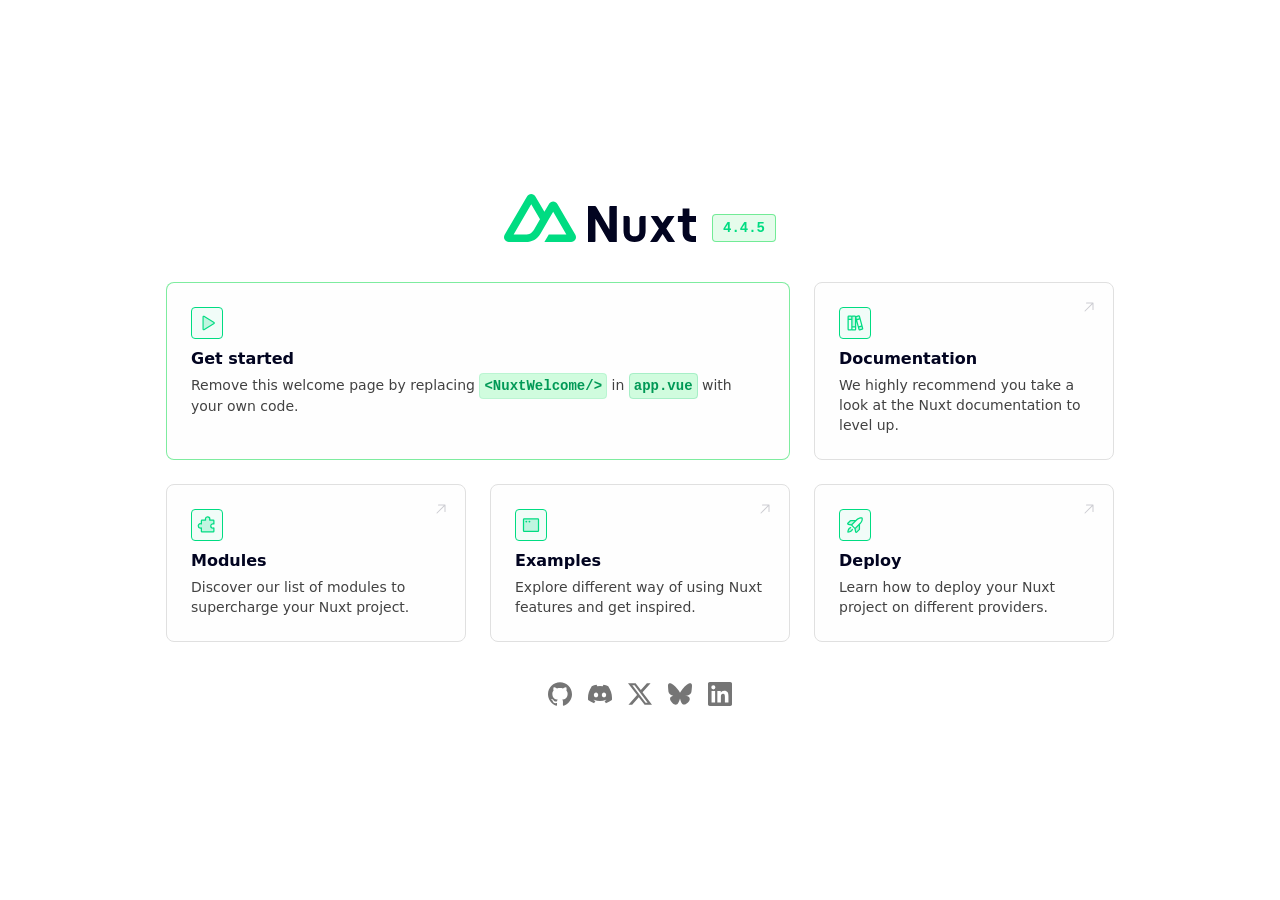
<file: index.html>
<!DOCTYPE html><html><head><meta charset="utf-8"><meta name="viewport" content="width=device-width, initial-scale=1"><title>Welcome to Nuxt!</title><script>!function(){const e=document.createElement("link").relList;if(!(e&&e.supports&&e.supports("modulepreload"))){for(const e of document.querySelectorAll('link[rel="modulepreload"]'))r(e);new MutationObserver(e=>{for(const o of e)if("childList"===o.type)for(const e of o.addedNodes)"LINK"===e.tagName&&"modulepreload"===e.rel&&r(e)}).observe(document,{childList:!0,subtree:!0})}function r(e){if(e.ep)return;e.ep=!0;const r=function(e){const r={};return e.integrity&&(r.integrity=e.integrity),e.referrerPolicy&&(r.referrerPolicy=e.referrerPolicy),"use-credentials"===e.crossOrigin?r.credentials="include":"anonymous"===e.crossOrigin?r.credentials="omit":r.credentials="same-origin",r}(e);fetch(e.href,r)}}();</script><style>*,:after,:before{border-color:var(--un-default-border-color,#e5e7eb);border-style:solid;border-width:0;box-sizing:border-box}:after,:before{--un-content:""}html{line-height:1.5;-webkit-text-size-adjust:100%;font-family:ui-sans-serif,system-ui,sans-serif,Apple Color Emoji,Segoe UI Emoji,Segoe UI Symbol,Noto Color Emoji;font-feature-settings:normal;font-variation-settings:normal;-moz-tab-size:4;tab-size:4;-webkit-tap-highlight-color:transparent}body{line-height:inherit;margin:0}h1,h2{font-size:inherit;font-weight:inherit}a{color:inherit;text-decoration:inherit}h1,h2,p,ul{margin:0}ul{list-style:none;padding:0}svg{display:block;vertical-align:middle}*,:after,:before{--un-rotate:0;--un-rotate-x:0;--un-rotate-y:0;--un-rotate-z:0;--un-scale-x:1;--un-scale-y:1;--un-scale-z:1;--un-skew-x:0;--un-skew-y:0;--un-translate-x:0;--un-translate-y:0;--un-translate-z:0;--un-pan-x: ;--un-pan-y: ;--un-pinch-zoom: ;--un-scroll-snap-strictness:proximity;--un-ordinal: ;--un-slashed-zero: ;--un-numeric-figure: ;--un-numeric-spacing: ;--un-numeric-fraction: ;--un-border-spacing-x:0;--un-border-spacing-y:0;--un-ring-offset-shadow:0 0 transparent;--un-ring-shadow:0 0 transparent;--un-shadow-inset: ;--un-shadow:0 0 transparent;--un-ring-inset: ;--un-ring-offset-width:0px;--un-ring-offset-color:#fff;--un-ring-width:0px;--un-ring-color:rgba(147,197,253,.5);--un-blur: ;--un-brightness: ;--un-contrast: ;--un-drop-shadow: ;--un-grayscale: ;--un-hue-rotate: ;--un-invert: ;--un-saturate: ;--un-sepia: ;--un-backdrop-blur: ;--un-backdrop-brightness: ;--un-backdrop-contrast: ;--un-backdrop-grayscale: ;--un-backdrop-hue-rotate: ;--un-backdrop-invert: ;--un-backdrop-opacity: ;--un-backdrop-saturate: ;--un-backdrop-sepia: }</style><style>.sr-only[data-v-72fbf4f6]{height:1px;margin:-1px;overflow:hidden;padding:0;width:1px;clip:rect(0,0,0,0);border-width:0;white-space:nowrap}.absolute[data-v-72fbf4f6],.sr-only[data-v-72fbf4f6]{position:absolute}.relative[data-v-72fbf4f6]{position:relative}.right-4[data-v-72fbf4f6]{right:1rem}.top-4[data-v-72fbf4f6]{top:1rem}.grid[data-v-72fbf4f6]{display:grid}.grid-cols-1[data-v-72fbf4f6]{grid-template-columns:repeat(1,minmax(0,1fr))}.mx-auto[data-v-72fbf4f6]{margin-left:auto;margin-right:auto}.mb-6[data-v-72fbf4f6]{margin-bottom:1.5rem}.mt-1[data-v-72fbf4f6]{margin-top:.25rem}.mt-4[data-v-72fbf4f6]{margin-top:1rem}.mt-6[data-v-72fbf4f6]{margin-top:1.5rem}.inline-block[data-v-72fbf4f6]{display:inline-block}.size-\[18px\][data-v-72fbf4f6]{height:18px;width:18px}.size-4[data-v-72fbf4f6]{height:1rem;width:1rem}.group:hover .group-hover\:size-5[data-v-72fbf4f6],.size-5[data-v-72fbf4f6]{height:1.25rem;width:1.25rem}.h-\[32px\][data-v-72fbf4f6]{height:32px}.h-8[data-v-72fbf4f6]{height:2rem}.max-w-\[980px\][data-v-72fbf4f6]{max-width:980px}.min-h-screen[data-v-72fbf4f6]{min-height:100vh}.w-\[32px\][data-v-72fbf4f6]{width:32px}.w-full[data-v-72fbf4f6]{width:100%}.flex[data-v-72fbf4f6]{display:flex}.inline-flex[data-v-72fbf4f6]{display:inline-flex}.flex-col[data-v-72fbf4f6]{flex-direction:column}.place-content-center[data-v-72fbf4f6]{place-content:center}.items-end[data-v-72fbf4f6]{align-items:flex-end}.items-center[data-v-72fbf4f6]{align-items:center}.justify-center[data-v-72fbf4f6]{justify-content:center}.gap-1[data-v-72fbf4f6]{gap:.25rem}.gap-4[data-v-72fbf4f6]{gap:1rem}.gap-y-4[data-v-72fbf4f6]{row-gap:1rem}.border[data-v-72fbf4f6]{border-width:1px}.border-\[\#00DC42\]\/50[data-v-72fbf4f6]{border-color:#00dc4280}.border-\[\#00DC82\][data-v-72fbf4f6]{--un-border-opacity:1;border-color:rgb(0 220 130/var(--un-border-opacity))}.border-gray-200[data-v-72fbf4f6]{--un-border-opacity:1;border-color:rgb(224 224 224/var(--un-border-opacity))}.border-green-600\/10[data-v-72fbf4f6]{border-color:#00bb6a1a}.border-green-600\/20[data-v-72fbf4f6]{border-color:#00bb6a33}.hover\:border-\[\#00DC82\][data-v-72fbf4f6]:hover{--un-border-opacity:1;border-color:rgb(0 220 130/var(--un-border-opacity))}.rounded[data-v-72fbf4f6]{border-radius:.25rem}.rounded-lg[data-v-72fbf4f6]{border-radius:.5rem}.bg-\[\#00DC42\]\/10[data-v-72fbf4f6]{background-color:#00dc421a}.bg-\[\#00DC82\]\/5[data-v-72fbf4f6]{background-color:#00dc820d}.bg-gray-50\/10[data-v-72fbf4f6]{background-color:#f5f5f51a}.bg-green-50[data-v-72fbf4f6]{--un-bg-opacity:1;background-color:rgb(208 252 222/var(--un-bg-opacity))}.bg-white[data-v-72fbf4f6]{--un-bg-opacity:1;background-color:rgb(255 255 255/var(--un-bg-opacity))}.p-1[data-v-72fbf4f6]{padding:.25rem}.p-6[data-v-72fbf4f6]{padding:1.5rem}.px-2[data-v-72fbf4f6]{padding-left:.5rem;padding-right:.5rem}.px-4[data-v-72fbf4f6]{padding-left:1rem;padding-right:1rem}.py-1[data-v-72fbf4f6]{padding-bottom:.25rem;padding-top:.25rem}.text-\[12px\][data-v-72fbf4f6]{font-size:12px}.text-base[data-v-72fbf4f6]{font-size:1rem;line-height:1.5rem}.text-sm[data-v-72fbf4f6]{font-size:.875rem;line-height:1.25rem}.group:hover .group-hover\:text-\[\#00DC82\][data-v-72fbf4f6],.text-\[\#00DC82\][data-v-72fbf4f6]{--un-text-opacity:1;color:rgb(0 220 130/var(--un-text-opacity))}.text-\[\#020420\][data-v-72fbf4f6]{--un-text-opacity:1;color:rgb(2 4 32/var(--un-text-opacity))}.text-\[\#020420\]\/20[data-v-72fbf4f6]{color:#02042033}.text-gray-500[data-v-72fbf4f6]{--un-text-opacity:1;color:rgb(117 117 117/var(--un-text-opacity))}.text-gray-700[data-v-72fbf4f6]{--un-text-opacity:1;color:rgb(66 66 66/var(--un-text-opacity))}.text-green-700[data-v-72fbf4f6]{--un-text-opacity:1;color:rgb(0 153 86/var(--un-text-opacity))}.hover\:text-\[\#020420\][data-v-72fbf4f6]:hover{--un-text-opacity:1;color:rgb(2 4 32/var(--un-text-opacity))}.font-bold[data-v-72fbf4f6]{font-weight:700}.font-semibold[data-v-72fbf4f6]{font-weight:600}.leading-none[data-v-72fbf4f6]{line-height:1}.font-mono[data-v-72fbf4f6]{font-family:ui-monospace,SFMono-Regular,Menlo,Monaco,Consolas,Liberation Mono,Courier New,monospace}.antialiased[data-v-72fbf4f6]{-webkit-font-smoothing:antialiased;-moz-osx-font-smoothing:grayscale}.focus-visible\:ring-2[data-v-72fbf4f6]:focus-visible{--un-ring-width:2px;--un-ring-offset-shadow:var(--un-ring-inset) 0 0 0 var(--un-ring-offset-width) var(--un-ring-offset-color);--un-ring-shadow:var(--un-ring-inset) 0 0 0 calc(var(--un-ring-width) + var(--un-ring-offset-width)) var(--un-ring-color);box-shadow:var(--un-ring-offset-shadow),var(--un-ring-shadow),var(--un-shadow)}.transition-all[data-v-72fbf4f6]{transition-duration:.15s;transition-property:all;transition-timing-function:cubic-bezier(.4,0,.2,1)}@media(prefers-color-scheme:dark){.dark\:border-\[\#00DC82\]\/50[data-v-72fbf4f6]{border-color:#00dc8280}.dark\:border-\[\#00DC82\]\/80[data-v-72fbf4f6],.group:hover .group-hover\:dark\:border-\[\#00DC82\]\/80[data-v-72fbf4f6]{border-color:#00dc82cc}.dark\:border-white\/10[data-v-72fbf4f6]{border-color:#ffffff1a}.dark\:border-white\/20[data-v-72fbf4f6]{border-color:#fff3}.hover\:dark\:border-\[\#00DC82\][data-v-72fbf4f6]:hover{--un-border-opacity:1;border-color:rgb(0 220 130/var(--un-border-opacity))}.dark\:bg-\[\#020420\][data-v-72fbf4f6]{--un-bg-opacity:1;background-color:rgb(2 4 32/var(--un-bg-opacity))}.dark\:bg-white\/5[data-v-72fbf4f6]{background-color:#ffffff0d}.dark\:text-\[\#00DC82\][data-v-72fbf4f6]{--un-text-opacity:1;color:rgb(0 220 130/var(--un-text-opacity))}.dark\:text-gray-200[data-v-72fbf4f6]{--un-text-opacity:1;color:rgb(224 224 224/var(--un-text-opacity))}.dark\:text-gray-400[data-v-72fbf4f6]{--un-text-opacity:1;color:rgb(158 158 158/var(--un-text-opacity))}.dark\:text-white[data-v-72fbf4f6]{--un-text-opacity:1;color:rgb(255 255 255/var(--un-text-opacity))}.dark\:text-white\/40[data-v-72fbf4f6]{color:#fff6}.dark\:hover\:text-white[data-v-72fbf4f6]:hover{--un-text-opacity:1;color:rgb(255 255 255/var(--un-text-opacity))}.group:hover .group-hover\:dark\:text-gray-100[data-v-72fbf4f6]{--un-text-opacity:1;color:rgb(238 238 238/var(--un-text-opacity))}}@media(min-width:640px){.sm\:col-span-2[data-v-72fbf4f6]{grid-column:span 2/span 2}.sm\:grid-cols-3[data-v-72fbf4f6]{grid-template-columns:repeat(3,minmax(0,1fr))}.sm\:mb-0[data-v-72fbf4f6]{margin-bottom:0}.sm\:mt-0[data-v-72fbf4f6]{margin-top:0}.sm\:mt-10[data-v-72fbf4f6]{margin-top:2.5rem}.sm\:mt-6[data-v-72fbf4f6]{margin-top:1.5rem}.sm\:h-12[data-v-72fbf4f6]{height:3rem}.sm\:gap-6[data-v-72fbf4f6]{gap:1.5rem}.sm\:px-2\.5[data-v-72fbf4f6]{padding-left:.625rem;padding-right:.625rem}.sm\:px-6[data-v-72fbf4f6]{padding-left:1.5rem;padding-right:1.5rem}.sm\:py-1\.5[data-v-72fbf4f6]{padding-bottom:.375rem;padding-top:.375rem}.sm\:text-\[14px\][data-v-72fbf4f6]{font-size:14px}.sm\:text-base[data-v-72fbf4f6]{font-size:1rem;line-height:1.5rem}}@media(min-width:1024px){.lg\:px-8[data-v-72fbf4f6]{padding-left:2rem;padding-right:2rem}}</style><link rel="preload" as="fetch" crossorigin="anonymous" href="/_payload.json?a9a8e8b8-7c8d-4bdf-bbf1-f741e900d360"><link rel="modulepreload" as="script" crossorigin href="/_nuxt/DqO3mvhO.js"><script type="module" src="/_nuxt/DqO3mvhO.js" crossorigin></script></head><body><div id="__nuxt"><div><div></div><div class="antialiased bg-white dark:bg-[#020420] dark:text-white flex flex-col items-center justify-center min-h-screen place-content-center sm:text-base text-[#020420] text-sm" data-v-72fbf4f6><div class="flex flex-col mt-6 sm:mt-0" data-v-72fbf4f6><h1 class="flex flex-col gap-y-4 items-center justify-center" data-v-72fbf4f6><a href="https://nuxt.com?utm_source=nuxt-welcome" target="_blank" class="gap-4 inline-flex items-end" data-v-72fbf4f6><svg xmlns="http://www.w3.org/2000/svg" fill="none" aria-label="Nuxt" class="h-8 sm:h-12" viewBox="0 0 800 200" data-v-72fbf4f6><path fill="#00dc82" d="M168.303 200h111.522c3.543 0 7.022-.924 10.09-2.679A20.1 20.1 0 0 0 297.3 190a19.86 19.86 0 0 0 2.7-10.001 19.86 19.86 0 0 0-2.709-9.998L222.396 41.429a20.1 20.1 0 0 0-7.384-7.32 20.3 20.3 0 0 0-10.088-2.679c-3.541 0-7.02.925-10.087 2.68a20.1 20.1 0 0 0-7.384 7.32l-19.15 32.896L130.86 9.998a20.1 20.1 0 0 0-7.387-7.32A20.3 20.3 0 0 0 113.384 0c-3.542 0-7.022.924-10.09 2.679a20.1 20.1 0 0 0-7.387 7.319L2.709 170A19.85 19.85 0 0 0 0 179.999c-.002 3.511.93 6.96 2.7 10.001a20.1 20.1 0 0 0 7.385 7.321A20.3 20.3 0 0 0 20.175 200h70.004c27.737 0 48.192-12.075 62.266-35.633l34.171-58.652 18.303-31.389 54.93 94.285h-73.233zm-79.265-31.421-48.854-.011 73.232-125.706 36.541 62.853-24.466 42.01c-9.347 15.285-19.965 20.854-36.453 20.854" data-v-72fbf4f6></path><path fill="currentColor" d="M377 200a4 4 0 0 0 4-4v-93s5.244 8.286 15 25l38.707 66.961c1.789 3.119 5.084 5.039 8.649 5.039H470V50h-27a4 4 0 0 0-4 4v94l-17-30-36.588-62.98c-1.792-3.108-5.081-5.02-8.639-5.02H350v150zm299.203-56.143L710.551 92h-25.73a9.97 9.97 0 0 0-8.333 4.522L660.757 120.5l-15.731-23.978A9.97 9.97 0 0 0 636.693 92h-25.527l34.348 51.643L608.524 200h24.966a9.97 9.97 0 0 0 8.29-4.458l19.18-28.756 18.981 28.72a9.97 9.97 0 0 0 8.313 4.494h24.736zM724.598 92h19.714V60.071h28.251V92H800v24.857h-27.437V159.5c0 10.5 5.284 15.429 14.43 15.429H800V200h-16.869c-23.576 0-38.819-14.143-38.819-39.214v-43.929h-19.714zM590 92h-15c-3.489 0-6.218.145-8.5 2.523-2.282 2.246-2.5 3.63-2.5 7.066v52.486c0 8.058-.376 12.962-4 16.925-3.624 3.831-8.619 5-16 5-7.247 0-12.376-1.169-16-5-3.624-3.963-4-8.867-4-16.925v-52.486c0-3.435-.218-4.82-2.5-7.066C519.218 92.145 516.489 92 513 92h-15v62.422q0 21.006 11.676 33.292C517.594 195.905 529.103 200 544 200s26.204-4.095 34.123-12.286Q590 175.428 590 154.422z" data-v-72fbf4f6></path></svg> <span class="bg-[#00DC42]/10 border border-[#00DC42]/50 font-mono font-semibold group-hover:bg-[#00DC42]/15 group-hover:border-[#00DC42] inline-block leading-none px-2 py-1 rounded sm:px-2.5 sm:py-1.5 sm:text-[14px] text-[#00DC82] text-[12px]" data-v-72fbf4f6>4.4.5</span></a></h1><div class="gap-4 grid grid-cols-1 max-w-[980px] mt-6 px-4 sm:gap-6 sm:grid-cols-3 sm:mt-10 w-full" data-v-72fbf4f6><div class="bg-gray-50/10 border border-[#00DC42]/50 dark:bg-white/5 flex flex-col gap-1 p-6 rounded-lg sm:col-span-2" data-v-72fbf4f6><div class="bg-[#00DC82]/5 border border-[#00DC82] dark:bg-[#020420] dark:border-[#00DC82]/80 dark:text-[#00DC82] flex h-[32px] items-center justify-center rounded text-[#00DC82] w-[32px]" data-v-72fbf4f6><svg xmlns="http://www.w3.org/2000/svg" class="size-[18px]" viewBox="0 0 256 256" data-v-72fbf4f6><path fill="currentColor" d="m228.1 121.2-143.9-88A8 8 0 0 0 72 40v176a8 8 0 0 0 12.2 6.8l143.9-88a7.9 7.9 0 0 0 0-13.6" opacity=".2" data-v-72fbf4f6></path><path fill="currentColor" d="M80 232a15.5 15.5 0 0 1-7.8-2.1A15.8 15.8 0 0 1 64 216V40a15.8 15.8 0 0 1 8.2-13.9 15.5 15.5 0 0 1 16.1.3l144 87.9a16 16 0 0 1 0 27.4l-144 87.9A15.4 15.4 0 0 1 80 232m0-192v176l144-88Z" data-v-72fbf4f6></path></svg></div><h2 class="font-semibold mt-1 text-base" data-v-72fbf4f6>Get started</h2><p class="dark:text-gray-200 text-gray-700 text-sm" data-v-72fbf4f6>Remove this welcome page by replacing <a class="bg-green-50 border border-green-600/10 dark:bg-[#020420] dark:border-white/10 dark:text-[#00DC82] font-bold font-mono p-1 rounded text-green-700" data-v-72fbf4f6>&lt;NuxtWelcome/&gt;</a> in <a href="https://nuxt.com/docs/4.x/directory-structure/app" target="_blank" rel="noopener" class="bg-green-50 border border-green-600/20 dark:bg-[#020420] dark:border-white/20 dark:text-[#00DC82] font-bold font-mono hover:border-[#00DC82] p-1 rounded text-green-700" data-v-72fbf4f6>app.vue</a> with your own code.</p></div><a href="https://nuxt.com/docs?utm_source=nuxt-welcome" target="_blank" class="bg-gray-50/10 border border-gray-200 dark:bg-white/5 dark:border-white/10 flex flex-col gap-1 group hover:border-[#00DC82] hover:dark:border-[#00DC82] p-6 relative rounded-lg transition-all" data-v-72fbf4f6><div class="bg-[#00DC82]/5 border border-[#00DC82] dark:bg-[#020420] dark:border-[#00DC82]/50 dark:text-[#00DC82] flex group-hover:dark:border-[#00DC82]/80 h-[32px] items-center justify-center rounded text-[#00DC82] transition-all w-[32px]" data-v-72fbf4f6><svg xmlns="http://www.w3.org/2000/svg" class="size-5" viewBox="0 0 256 256" data-v-72fbf4f6><path fill="currentColor" d="M136 48v128H88V80H40V48a8 8 0 0 1 8-8h32a8 8 0 0 1 8 8 8 8 0 0 1 8-8h32a8 8 0 0 1 8 8m89.9 149.6-8.3-30.9-46.4 12.5 8.3 30.9a8 8 0 0 0 9.8 5.6l30.9-8.3a8 8 0 0 0 5.7-9.8M184.5 43.1a8.1 8.1 0 0 0-9.8-5.7l-30.9 8.3a8.1 8.1 0 0 0-5.7 9.8l8.3 30.9L192.8 74Z" opacity=".2" data-v-72fbf4f6></path><path fill="currentColor" d="M233.6 195.6 192.2 41a16 16 0 0 0-19.6-11.3L141.7 38l-1 .3A16 16 0 0 0 128 32H96a15.8 15.8 0 0 0-8 2.2 15.8 15.8 0 0 0-8-2.2H48a16 16 0 0 0-16 16v160a16 16 0 0 0 16 16h32a15.8 15.8 0 0 0 8-2.2 15.8 15.8 0 0 0 8 2.2h32a16 16 0 0 0 16-16v-99.6l27.8 103.7a16 16 0 0 0 15.5 11.9 20 20 0 0 0 4.1-.5l30.9-8.3a16 16 0 0 0 11.3-19.6M156.2 92.1l30.9-8.3 20.7 77.3-30.9 8.3Zm20.5-46.9 6.3 23.1-30.9 8.3-6.3-23.1ZM128 48v120H96V48Zm-48 0v24H48V48ZM48 208V88h32v120Zm80 0H96v-24h32zm90.2-8.3-30.9 8.3-6.3-23.2 31-8.3z" data-v-72fbf4f6></path></svg></div> <svg xmlns="http://www.w3.org/2000/svg" class="absolute dark:text-white/40 group-hover:size-5 group-hover:text-[#00DC82] right-4 size-4 text-[#020420]/20 top-4 transition-all" viewBox="0 0 256 256" data-v-72fbf4f6><path fill="currentColor" d="M200 64v104a8 8 0 0 1-16 0V83.3L69.7 197.7a8.2 8.2 0 0 1-11.4 0 8.1 8.1 0 0 1 0-11.4L172.7 72H88a8 8 0 0 1 0-16h104a8 8 0 0 1 8 8" data-v-72fbf4f6></path></svg> <h2 class="font-semibold mt-1 text-base" data-v-72fbf4f6>Documentation</h2><p class="dark:text-gray-200 group-hover:dark:text-gray-100 text-gray-700 text-sm" data-v-72fbf4f6>We highly recommend you take a look at the Nuxt documentation to level up.</p></a></div><div class="gap-4 grid grid-cols-1 max-w-[980px] mt-4 px-4 sm:gap-6 sm:grid-cols-3 sm:mt-6 w-full" data-v-72fbf4f6><a href="https://nuxt.com/modules?utm_source=nuxt-welcome" target="_blank" class="bg-gray-50/10 border border-gray-200 dark:bg-white/5 dark:border-white/10 flex flex-col gap-1 group hover:border-[#00DC82] hover:dark:border-[#00DC82] p-6 relative rounded-lg transition-all" data-v-72fbf4f6><div class="bg-[#00DC82]/5 border border-[#00DC82] dark:bg-[#020420] dark:border-[#00DC82]/50 dark:text-[#00DC82] flex group-hover:dark:border-[#00DC82]/80 h-[32px] items-center justify-center rounded text-[#00DC82] transition-all w-[32px]" data-v-72fbf4f6><svg xmlns="http://www.w3.org/2000/svg" class="size-5" viewBox="0 0 256 256" data-v-72fbf4f6><path fill="currentColor" d="M64 216a8 8 0 0 1-8-8v-42.7a27.6 27.6 0 0 1-14.1 2.6A28 28 0 1 1 56 114.7V72a8 8 0 0 1 8-8h46.7a27.6 27.6 0 0 1-2.6-14.1A28 28 0 1 1 161.3 64H208a8 8 0 0 1 8 8v42.7a27.6 27.6 0 0 0-14.1-2.6 28 28 0 1 0 14.1 53.2V208a8 8 0 0 1-8 8Z" opacity=".2" data-v-72fbf4f6></path><path fill="currentColor" d="M220.3 158.5a8.1 8.1 0 0 0-7.7-.4 20.2 20.2 0 0 1-23.2-4.4 20 20 0 0 1 13.1-33.6 19.6 19.6 0 0 1 10.1 1.8 8.1 8.1 0 0 0 7.7-.4 8.2 8.2 0 0 0 3.7-6.8V72a16 16 0 0 0-16-16h-36.2c.1-1.3.2-2.7.2-4a36.1 36.1 0 0 0-38.3-35.9 36 36 0 0 0-33.6 33.3 36.4 36.4 0 0 0 .1 6.6H64a16 16 0 0 0-16 16v32.2l-4-.2a35.6 35.6 0 0 0-26.2 11.4 35.3 35.3 0 0 0-9.7 26.9 36 36 0 0 0 33.3 33.6 36.4 36.4 0 0 0 6.6-.1V208a16 16 0 0 0 16 16h144a16 16 0 0 0 16-16v-42.7a8.2 8.2 0 0 0-3.7-6.8M208 208H64v-42.7a8.2 8.2 0 0 0-3.7-6.8 8.1 8.1 0 0 0-7.7-.4 19.6 19.6 0 0 1-10.1 1.8 20 20 0 0 1-13.1-33.6 20.2 20.2 0 0 1 23.2-4.4 8.1 8.1 0 0 0 7.7-.4 8.2 8.2 0 0 0 3.7-6.8V72h46.7a8.2 8.2 0 0 0 6.8-3.7 8.1 8.1 0 0 0 .4-7.7 19.6 19.6 0 0 1-1.8-10.1 20 20 0 0 1 33.6-13.1 20.2 20.2 0 0 1 4.4 23.2 8.1 8.1 0 0 0 .4 7.7 8.2 8.2 0 0 0 6.8 3.7H208v32.2a36.4 36.4 0 0 0-6.6-.1 36 36 0 0 0-33.3 33.6A36.1 36.1 0 0 0 204 176l4-.2Z" data-v-72fbf4f6></path></svg></div> <svg xmlns="http://www.w3.org/2000/svg" class="absolute dark:text-white/40 group-hover:size-5 group-hover:text-[#00DC82] right-4 size-4 text-[#020420]/20 top-4 transition-all" viewBox="0 0 256 256" data-v-72fbf4f6><path fill="currentColor" d="M200 64v104a8 8 0 0 1-16 0V83.3L69.7 197.7a8.2 8.2 0 0 1-11.4 0 8.1 8.1 0 0 1 0-11.4L172.7 72H88a8 8 0 0 1 0-16h104a8 8 0 0 1 8 8" data-v-72fbf4f6></path></svg> <h2 class="font-semibold mt-1 text-base" data-v-72fbf4f6>Modules</h2><p class="dark:text-gray-200 group-hover:dark:text-gray-100 text-gray-700 text-sm" data-v-72fbf4f6>Discover our list of modules to supercharge your Nuxt project.</p></a> <a href="https://nuxt.com/docs/4.x/examples?utm_source=nuxt-welcome" target="_blank" class="bg-gray-50/10 border border-gray-200 dark:bg-white/5 dark:border-white/10 flex flex-col gap-1 group hover:border-[#00DC82] hover:dark:border-[#00DC82] p-6 relative rounded-lg transition-all" data-v-72fbf4f6><div class="bg-[#00DC82]/5 border border-[#00DC82] dark:bg-[#020420] dark:border-[#00DC82]/50 dark:text-[#00DC82] flex group-hover:dark:border-[#00DC82]/80 h-[32px] items-center justify-center rounded text-[#00DC82] transition-all w-[32px]" data-v-72fbf4f6><svg xmlns="http://www.w3.org/2000/svg" class="size-5" viewBox="0 0 256 256" data-v-72fbf4f6><path fill="currentColor" d="M224 56v144a8 8 0 0 1-8 8H40a8 8 0 0 1-8-8V56a8 8 0 0 1 8-8h176a8 8 0 0 1 8 8" opacity=".2" data-v-72fbf4f6></path><path fill="currentColor" d="M216 40H40a16 16 0 0 0-16 16v144a16 16 0 0 0 16 16h176a16 16 0 0 0 16-16V56a16 16 0 0 0-16-16m0 160H40V56h176zM80 84a12 12 0 1 1-12-12 12 12 0 0 1 12 12m40 0a12 12 0 1 1-12-12 12 12 0 0 1 12 12" data-v-72fbf4f6></path></svg></div> <svg xmlns="http://www.w3.org/2000/svg" class="absolute dark:text-white/40 group-hover:size-5 group-hover:text-[#00DC82] right-4 size-4 text-[#020420]/20 top-4 transition-all" viewBox="0 0 256 256" data-v-72fbf4f6><path fill="currentColor" d="M200 64v104a8 8 0 0 1-16 0V83.3L69.7 197.7a8.2 8.2 0 0 1-11.4 0 8.1 8.1 0 0 1 0-11.4L172.7 72H88a8 8 0 0 1 0-16h104a8 8 0 0 1 8 8" data-v-72fbf4f6></path></svg> <h2 class="font-semibold mt-1 text-base" data-v-72fbf4f6>Examples</h2><p class="dark:text-gray-200 group-hover:dark:text-gray-100 text-gray-700 text-sm" data-v-72fbf4f6>Explore different way of using Nuxt features and get inspired.</p></a> <a href="https://nuxt.com/deploy?utm_source=nuxt-welcome" target="_blank" class="bg-gray-50/10 border border-gray-200 dark:bg-white/5 dark:border-white/10 flex flex-col gap-1 group hover:border-[#00DC82] hover:dark:border-[#00DC82] p-6 relative rounded-lg transition-all" data-v-72fbf4f6><div class="bg-[#00DC82]/5 border border-[#00DC82] dark:bg-[#020420] dark:border-[#00DC82]/50 dark:text-[#00DC82] flex group-hover:dark:border-[#00DC82]/80 h-[32px] items-center justify-center rounded text-[#00DC82] transition-all w-[32px]" data-v-72fbf4f6><svg xmlns="http://www.w3.org/2000/svg" width="20" height="20" viewBox="0 0 256 256" data-v-72fbf4f6><path fill="currentColor" d="M94.1 184.6c-11.4 33.9-56.6 33.9-56.6 33.9s0-45.2 33.9-56.6Zm90.5-67.9v64.6a8 8 0 0 1-2.4 5.6l-32.3 32.4a8 8 0 0 1-13.5-4.1l-8.4-41.9Zm-45.3-45.3H74.7a8 8 0 0 0-5.6 2.4l-32.4 32.3a8 8 0 0 0 4.1 13.5l41.9 8.4Z" opacity=".2" data-v-72fbf4f6></path><path fill="currentColor" d="M96.6 177a7.9 7.9 0 0 0-10.1 5c-6.6 19.7-27.9 25.8-40.2 27.7 1.9-12.3 8-33.6 27.7-40.2a8 8 0 1 0-5.1-15.1c-16.4 5.4-28.4 18.4-34.8 37.5a91.8 91.8 0 0 0-4.6 26.6 8 8 0 0 0 8 8 91.8 91.8 0 0 0 26.6-4.6c19.1-6.4 32.1-18.4 37.5-34.8a7.9 7.9 0 0 0-5-10.1" data-v-72fbf4f6></path><path fill="currentColor" d="M227.6 41.8a15.7 15.7 0 0 0-13.4-13.4c-11.3-1.7-40.6-2.5-69.2 26.1l-9 8.9H74.7a16.2 16.2 0 0 0-11.3 4.7l-32.3 32.4a15.9 15.9 0 0 0-4 15.9 16 16 0 0 0 12.2 11.1l39.5 7.9 41.8 41.8 7.9 39.5a16 16 0 0 0 11.1 12.2 14.7 14.7 0 0 0 4.6.7 15.6 15.6 0 0 0 11.3-4.7l32.4-32.3a16.2 16.2 0 0 0 4.7-11.3V120l8.9-9c28.6-28.6 27.8-57.9 26.1-69.2M74.7 79.4H120l-39.9 39.9-37.7-7.5Zm81.6-13.6c7.8-7.8 28.8-25.6 55.5-21.6 4 26.7-13.8 47.7-21.6 55.5L128 161.9 94.1 128Zm20.3 115.5-32.4 32.3-7.5-37.7 39.9-39.9Z" data-v-72fbf4f6></path></svg></div> <svg xmlns="http://www.w3.org/2000/svg" class="absolute dark:text-white/40 group-hover:size-5 group-hover:text-[#00DC82] right-4 size-4 text-[#020420]/20 top-4 transition-all" viewBox="0 0 256 256" data-v-72fbf4f6><path fill="currentColor" d="M200 64v104a8 8 0 0 1-16 0V83.3L69.7 197.7a8.2 8.2 0 0 1-11.4 0 8.1 8.1 0 0 1 0-11.4L172.7 72H88a8 8 0 0 1 0-16h104a8 8 0 0 1 8 8" data-v-72fbf4f6></path></svg> <h2 class="font-semibold mt-1 text-base" data-v-72fbf4f6>Deploy</h2><p class="dark:text-gray-200 group-hover:dark:text-gray-100 text-gray-700 text-sm" data-v-72fbf4f6>Learn how to deploy your Nuxt project on different providers.</p></a></div><footer class="lg:px-8 mb-6 mt-6 mx-auto px-4 sm:mb-0 sm:mt-10 sm:px-6 w-full" data-v-72fbf4f6><ul class="flex gap-4 items-center justify-center" data-v-72fbf4f6><li data-v-72fbf4f6><a href="https://go.nuxt.com/github" target="_blank" class="dark:hover:text-white dark:text-gray-400 focus-visible:ring-2 hover:text-[#020420] text-gray-500" data-v-72fbf4f6><span class="sr-only" data-v-72fbf4f6>Nuxt GitHub Repository</span> <svg xmlns="http://www.w3.org/2000/svg" width="24" height="24" viewBox="0 0 24 24" data-v-72fbf4f6><path fill="currentColor" d="M12 .297c-6.63 0-12 5.373-12 12 0 5.303 3.438 9.8 8.205 11.385.6.113.82-.258.82-.577 0-.285-.01-1.04-.015-2.04-3.338.724-4.042-1.61-4.042-1.61C4.422 18.07 3.633 17.7 3.633 17.7c-1.087-.744.084-.729.084-.729 1.205.084 1.838 1.236 1.838 1.236 1.07 1.835 2.809 1.305 3.495.998.108-.776.417-1.305.76-1.605-2.665-.3-5.466-1.332-5.466-5.93 0-1.31.465-2.38 1.235-3.22-.135-.303-.54-1.523.105-3.176 0 0 1.005-.322 3.3 1.23.96-.267 1.98-.399 3-.405 1.02.006 2.04.138 3 .405 2.28-1.552 3.285-1.23 3.285-1.23.645 1.653.24 2.873.12 3.176.765.84 1.23 1.91 1.23 3.22 0 4.61-2.805 5.625-5.475 5.92.42.36.81 1.096.81 2.22 0 1.606-.015 2.896-.015 3.286 0 .315.21.69.825.57C20.565 22.092 24 17.592 24 12.297c0-6.627-5.373-12-12-12" data-v-72fbf4f6></path></svg></a></li><li data-v-72fbf4f6><a href="https://go.nuxt.com/discord" target="_blank" class="dark:hover:text-white dark:text-gray-400 focus-visible:ring-2 hover:text-[#020420] text-gray-500" data-v-72fbf4f6><span class="sr-only" data-v-72fbf4f6>Nuxt Discord Server</span> <svg xmlns="http://www.w3.org/2000/svg" width="24" height="24" viewBox="0 0 24 24" data-v-72fbf4f6><path fill="currentColor" d="M20.317 4.37a19.8 19.8 0 0 0-4.885-1.515.074.074 0 0 0-.079.037c-.21.375-.444.864-.608 1.25a18.3 18.3 0 0 0-5.487 0 13 13 0 0 0-.617-1.25.08.08 0 0 0-.079-.037A19.7 19.7 0 0 0 3.677 4.37a.1.1 0 0 0-.032.027C.533 9.046-.32 13.58.099 18.057a.08.08 0 0 0 .031.057 19.9 19.9 0 0 0 5.993 3.03.08.08 0 0 0 .084-.028 14 14 0 0 0 1.226-1.994.076.076 0 0 0-.041-.106 13 13 0 0 1-1.872-.892.077.077 0 0 1-.008-.128 10 10 0 0 0 .372-.292.07.07 0 0 1 .077-.01c3.928 1.793 8.18 1.793 12.062 0a.07.07 0 0 1 .078.01q.181.149.373.292a.077.077 0 0 1-.006.127 12.3 12.3 0 0 1-1.873.892.077.077 0 0 0-.041.107c.36.698.772 1.362 1.225 1.993a.08.08 0 0 0 .084.028 19.8 19.8 0 0 0 6.002-3.03.08.08 0 0 0 .032-.054c.5-5.177-.838-9.674-3.549-13.66a.06.06 0 0 0-.031-.03M8.02 15.33c-1.182 0-2.157-1.085-2.157-2.419 0-1.333.956-2.419 2.157-2.419 1.21 0 2.176 1.096 2.157 2.42 0 1.333-.956 2.418-2.157 2.418m7.975 0c-1.183 0-2.157-1.085-2.157-2.419 0-1.333.955-2.419 2.157-2.419 1.21 0 2.176 1.096 2.157 2.42 0 1.333-.946 2.418-2.157 2.418" data-v-72fbf4f6></path></svg></a></li><li data-v-72fbf4f6><a href="https://go.nuxt.com/x" target="_blank" class="dark:hover:text-white dark:text-gray-400 focus-visible:ring-2 hover:text-[#020420] text-gray-500" data-v-72fbf4f6><span class="sr-only" data-v-72fbf4f6>Nuxt on X</span> <svg xmlns="http://www.w3.org/2000/svg" width="24" height="24" viewBox="0 0 24 24" data-v-72fbf4f6><path fill="currentColor" d="M18.901 1.153h3.68l-8.04 9.19L24 22.846h-7.406l-5.8-7.584-6.638 7.584H.474l8.6-9.83L0 1.154h7.594l5.243 6.932ZM17.61 20.644h2.039L6.486 3.24H4.298Z" data-v-72fbf4f6></path></svg></a></li><li data-v-72fbf4f6><a href="https://go.nuxt.com/bluesky" target="_blank" class="dark:hover:text-white dark:text-gray-400 focus-visible:ring-2 hover:text-[#020420] text-gray-500" data-v-72fbf4f6><span class="sr-only" data-v-72fbf4f6>Nuxt Bluesky</span> <svg xmlns="http://www.w3.org/2000/svg" width="24" height="24" viewBox="0 0 24 24" data-v-72fbf4f6><path fill="currentColor" d="M12 10.8c-1.087-2.114-4.046-6.053-6.798-7.995C2.566.944 1.561 1.266.902 1.565.139 1.908 0 3.08 0 3.768c0 .69.378 5.65.624 6.479.815 2.736 3.713 3.66 6.383 3.364q.204-.03.415-.056-.207.033-.415.056c-3.912.58-7.387 2.005-2.83 7.078 5.013 5.19 6.87-1.113 7.823-4.308.953 3.195 2.05 9.271 7.733 4.308 4.267-4.308 1.172-6.498-2.74-7.078a9 9 0 0 1-.415-.056q.21.026.415.056c2.67.297 5.568-.628 6.383-3.364.246-.828.624-5.79.624-6.478 0-.69-.139-1.861-.902-2.206-.659-.298-1.664-.62-4.3 1.24C16.046 4.748 13.087 8.687 12 10.8" data-v-72fbf4f6></path></svg></a></li><li data-v-72fbf4f6><a href="https://go.nuxt.com/linkedin" target="_blank" class="dark:hover:text-white dark:text-gray-400 focus-visible:ring-2 hover:text-[#020420] text-gray-500" data-v-72fbf4f6><span class="sr-only" data-v-72fbf4f6>Nuxt Linkedin</span> <svg xmlns="http://www.w3.org/2000/svg" width="24" height="24" viewBox="0 0 24 24" data-v-72fbf4f6><path fill="currentColor" d="M20.447 20.452h-3.554v-5.569c0-1.328-.027-3.037-1.852-3.037-1.853 0-2.136 1.445-2.136 2.939v5.667H9.351V9h3.414v1.561h.046c.477-.9 1.637-1.85 3.37-1.85 3.601 0 4.267 2.37 4.267 5.455v6.286zM5.337 7.433a2.06 2.06 0 0 1-2.063-2.065 2.064 2.064 0 1 1 2.063 2.065m1.782 13.019H3.555V9h3.564zM22.225 0H1.771C.792 0 0 .774 0 1.729v20.542C0 23.227.792 24 1.771 24h20.451C23.2 24 24 23.227 24 22.271V1.729C24 .774 23.2 0 22.222 0z" data-v-72fbf4f6></path></svg></a></li></ul></footer></div></div></div></div><div id="teleports"></div><script>window.__NUXT__={};window.__NUXT__.config={public:{},app:{baseURL:"/",buildId:"a9a8e8b8-7c8d-4bdf-bbf1-f741e900d360",buildAssetsDir:"/_nuxt/",cdnURL:""}}</script><script type="application/json" data-nuxt-data="nuxt-app" data-ssr="true" id="__NUXT_DATA__" data-src="/_payload.json?a9a8e8b8-7c8d-4bdf-bbf1-f741e900d360">[{"state":1,"once":3,"_errors":4,"serverRendered":6,"path":7,"prerenderedAt":8},["Reactive",2],{},["Set"],["ShallowReactive",5],{},true,"\u002F",1779046889665]</script></body></html>
</file>
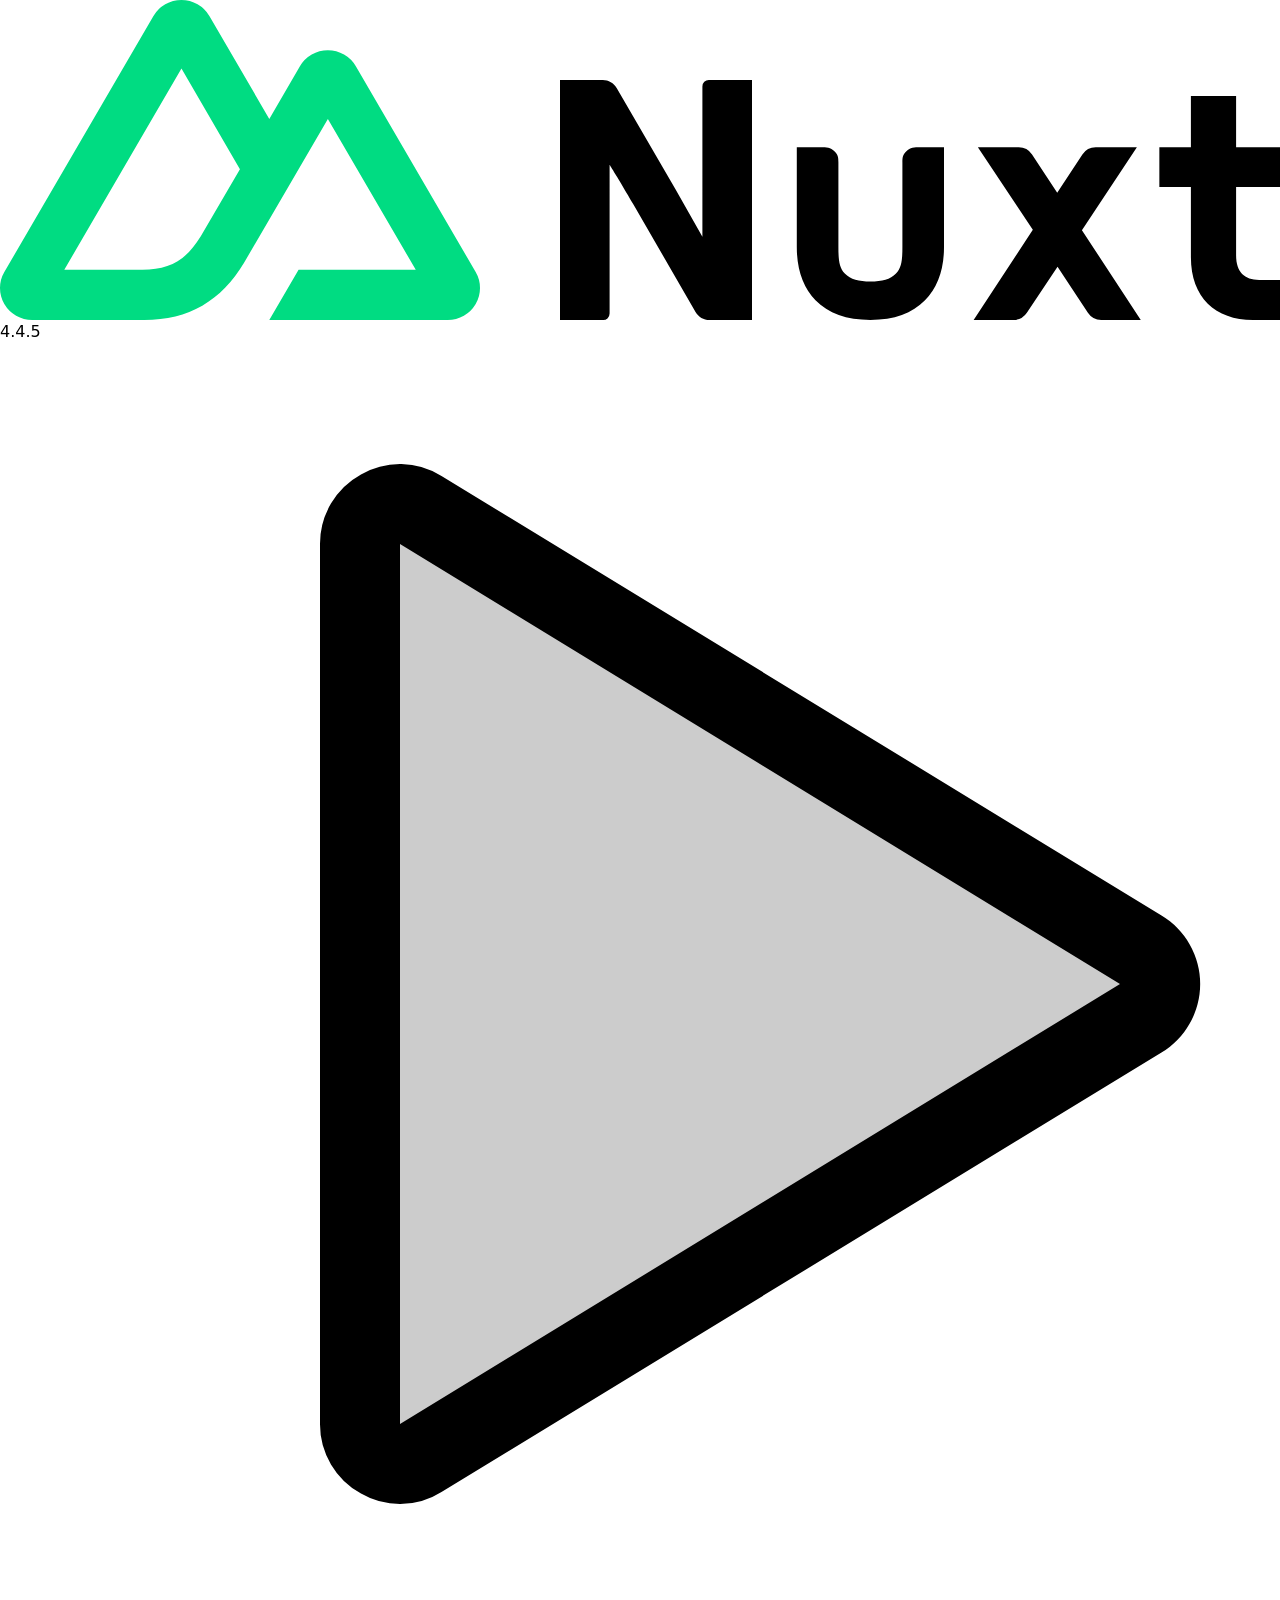
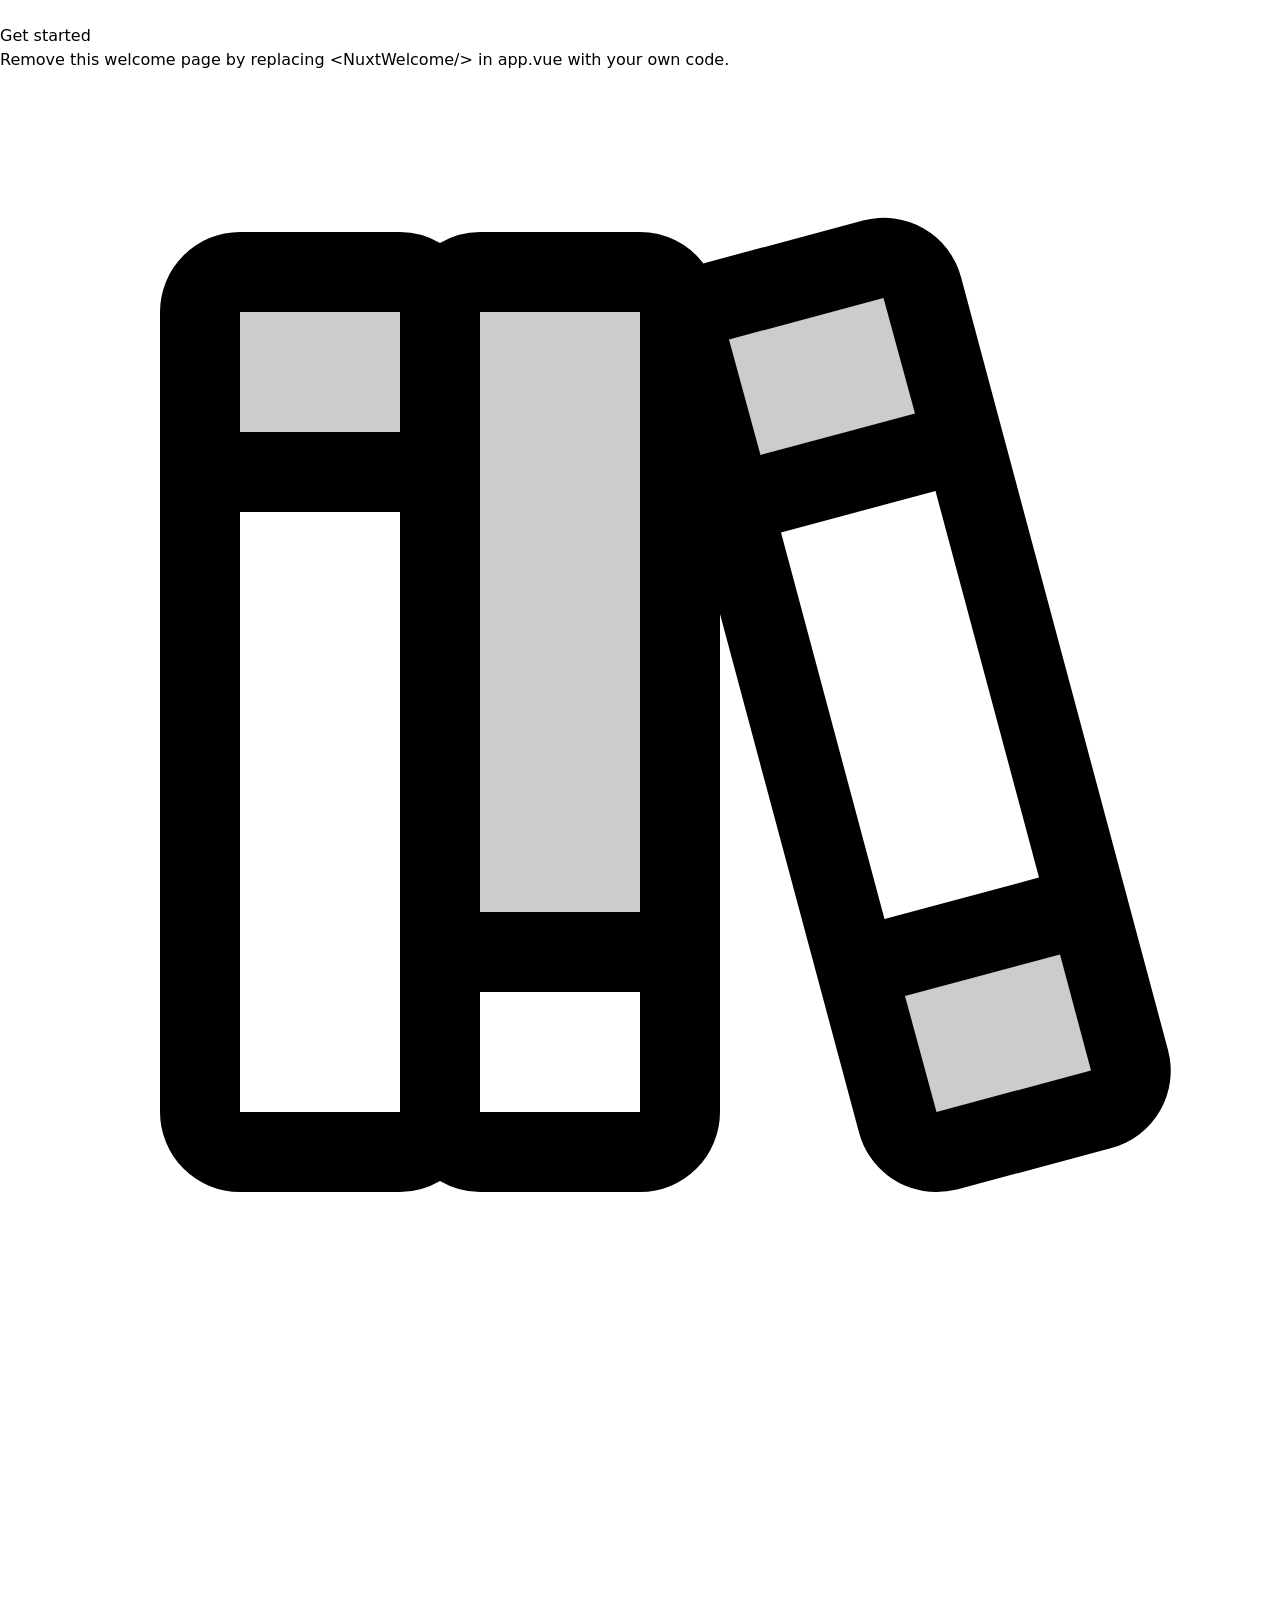
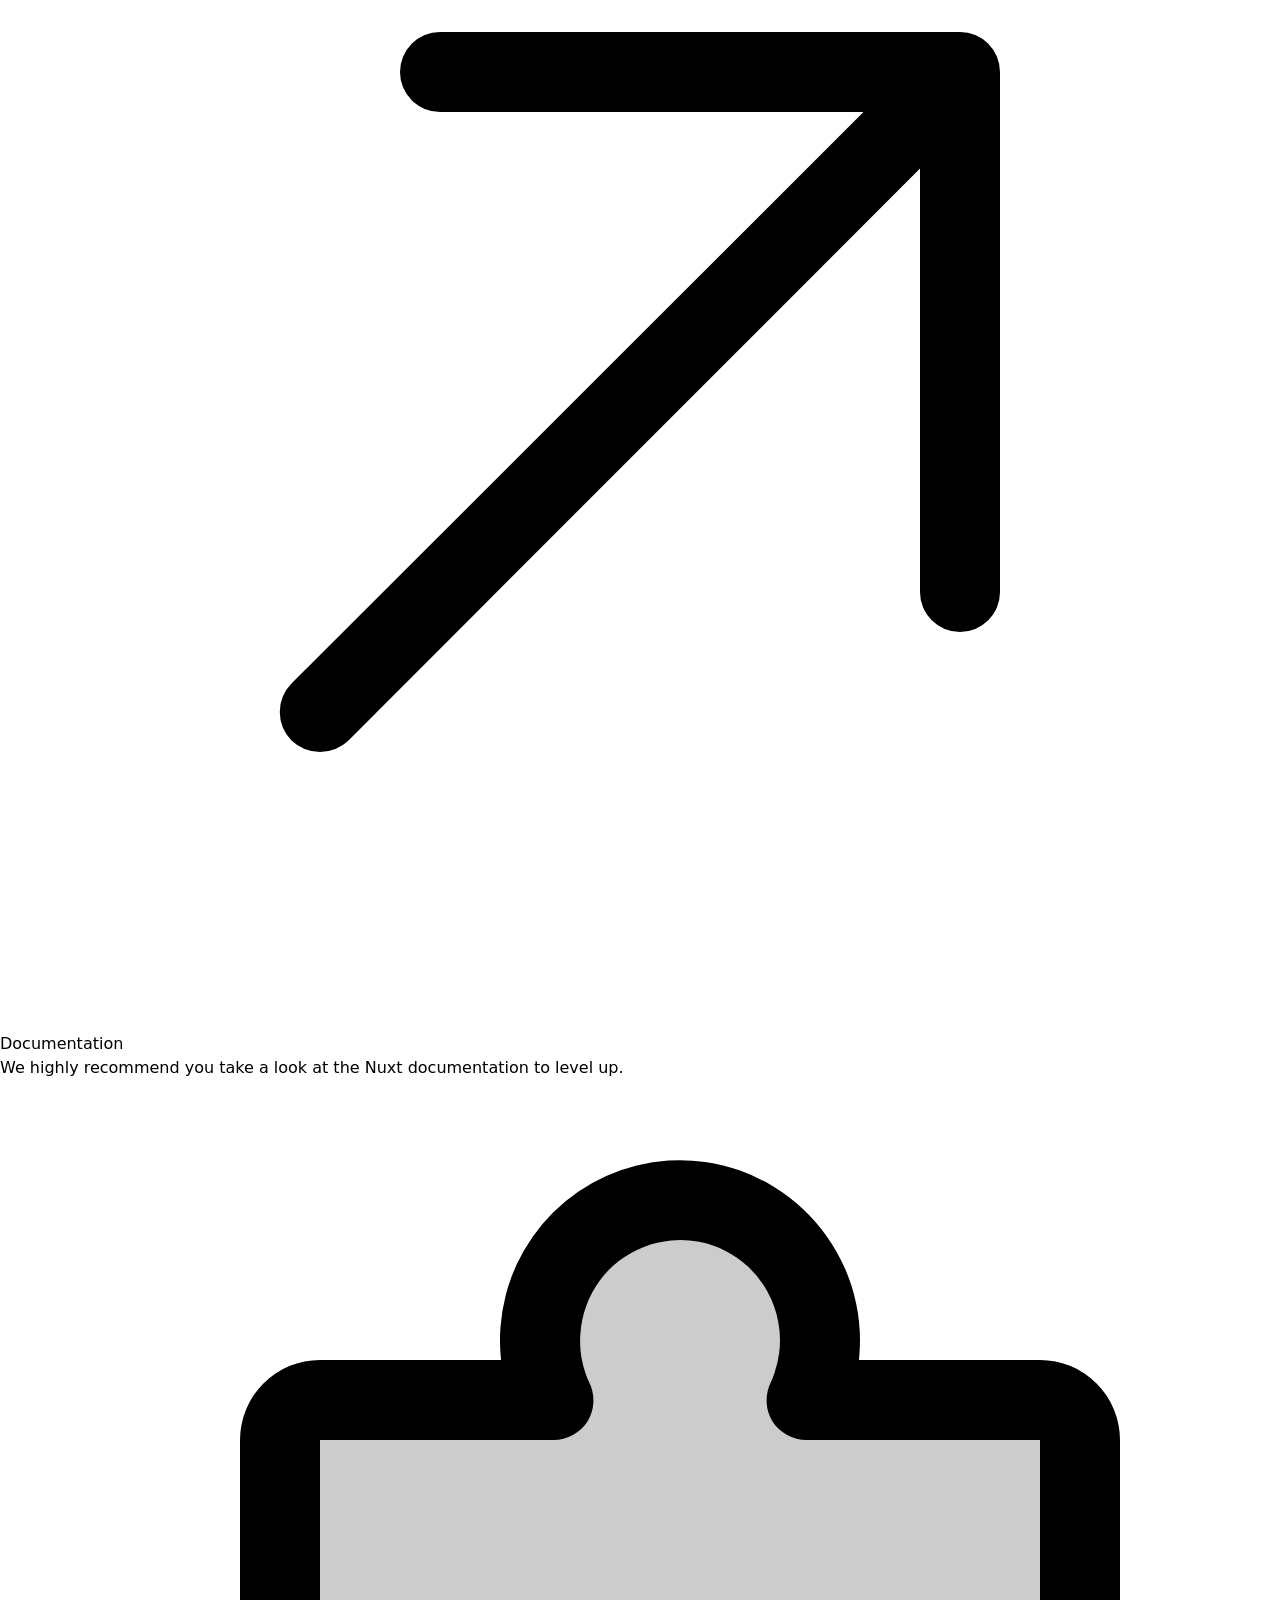
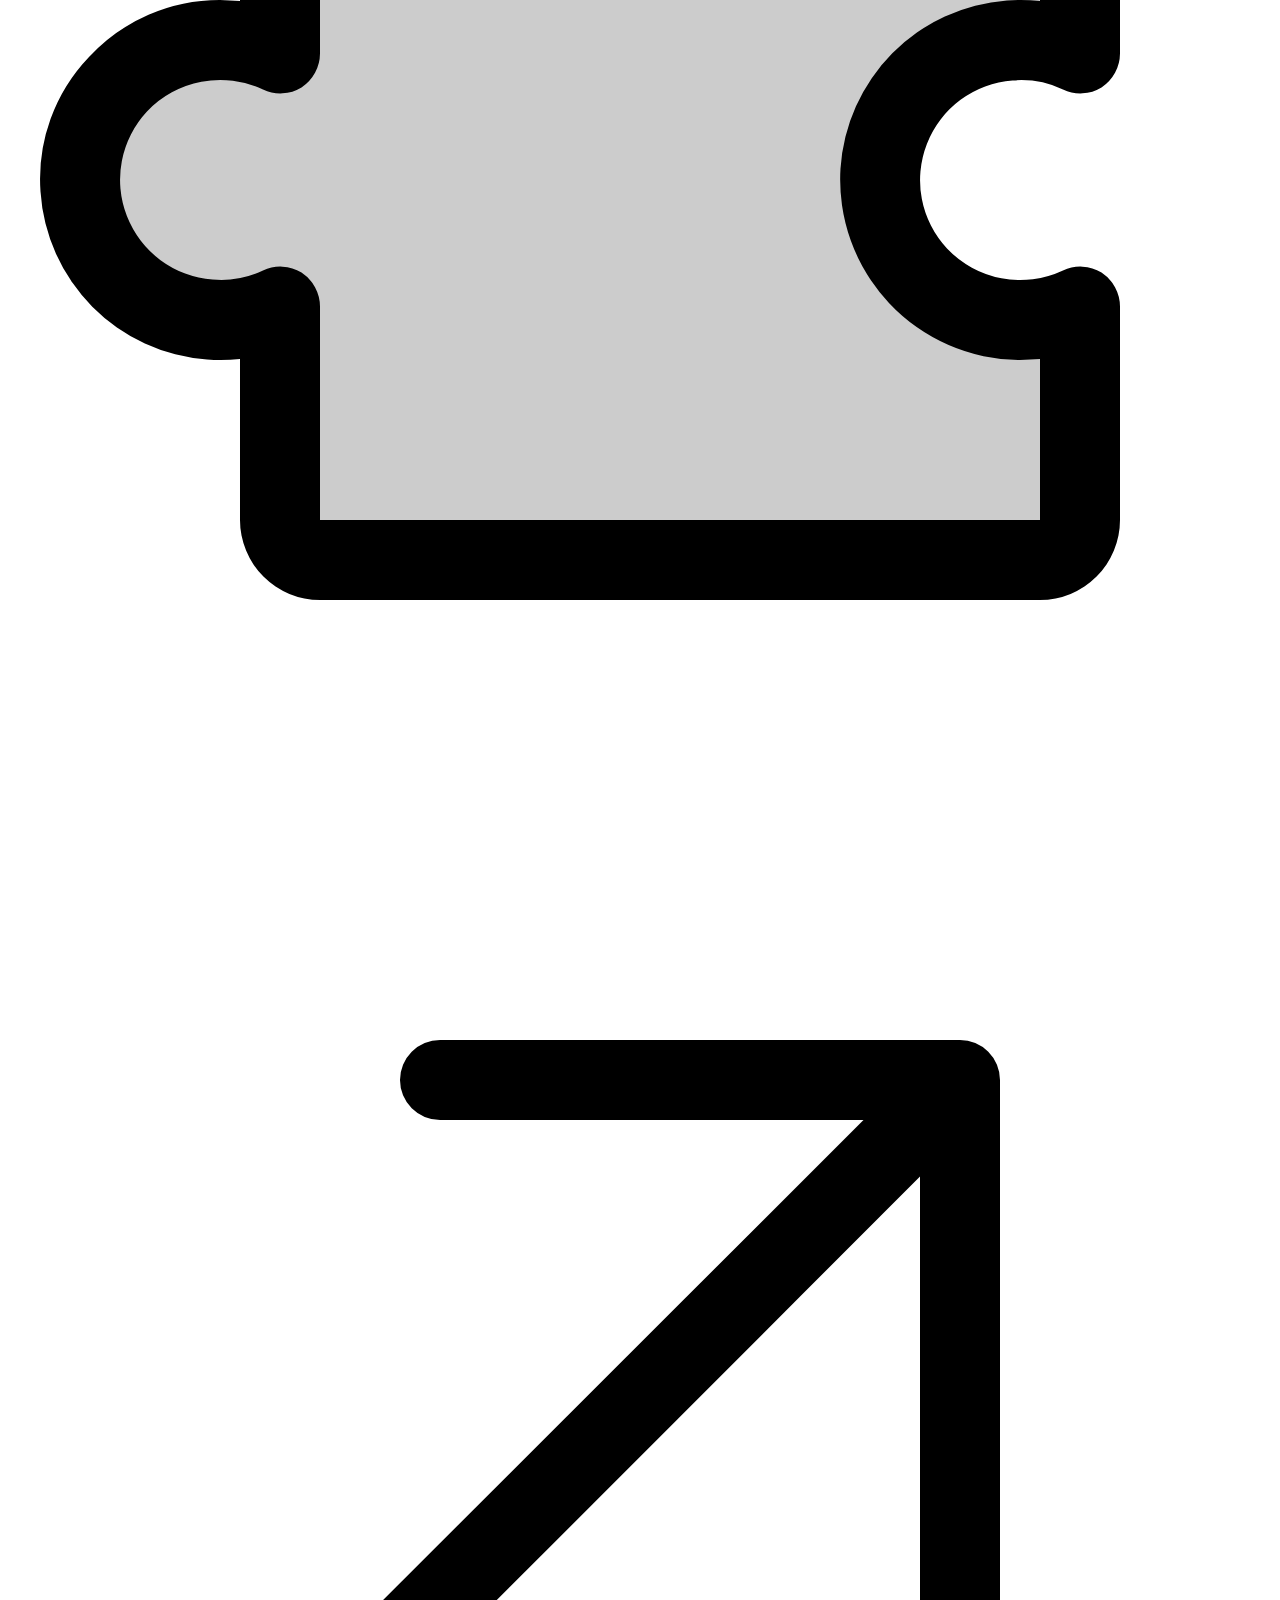
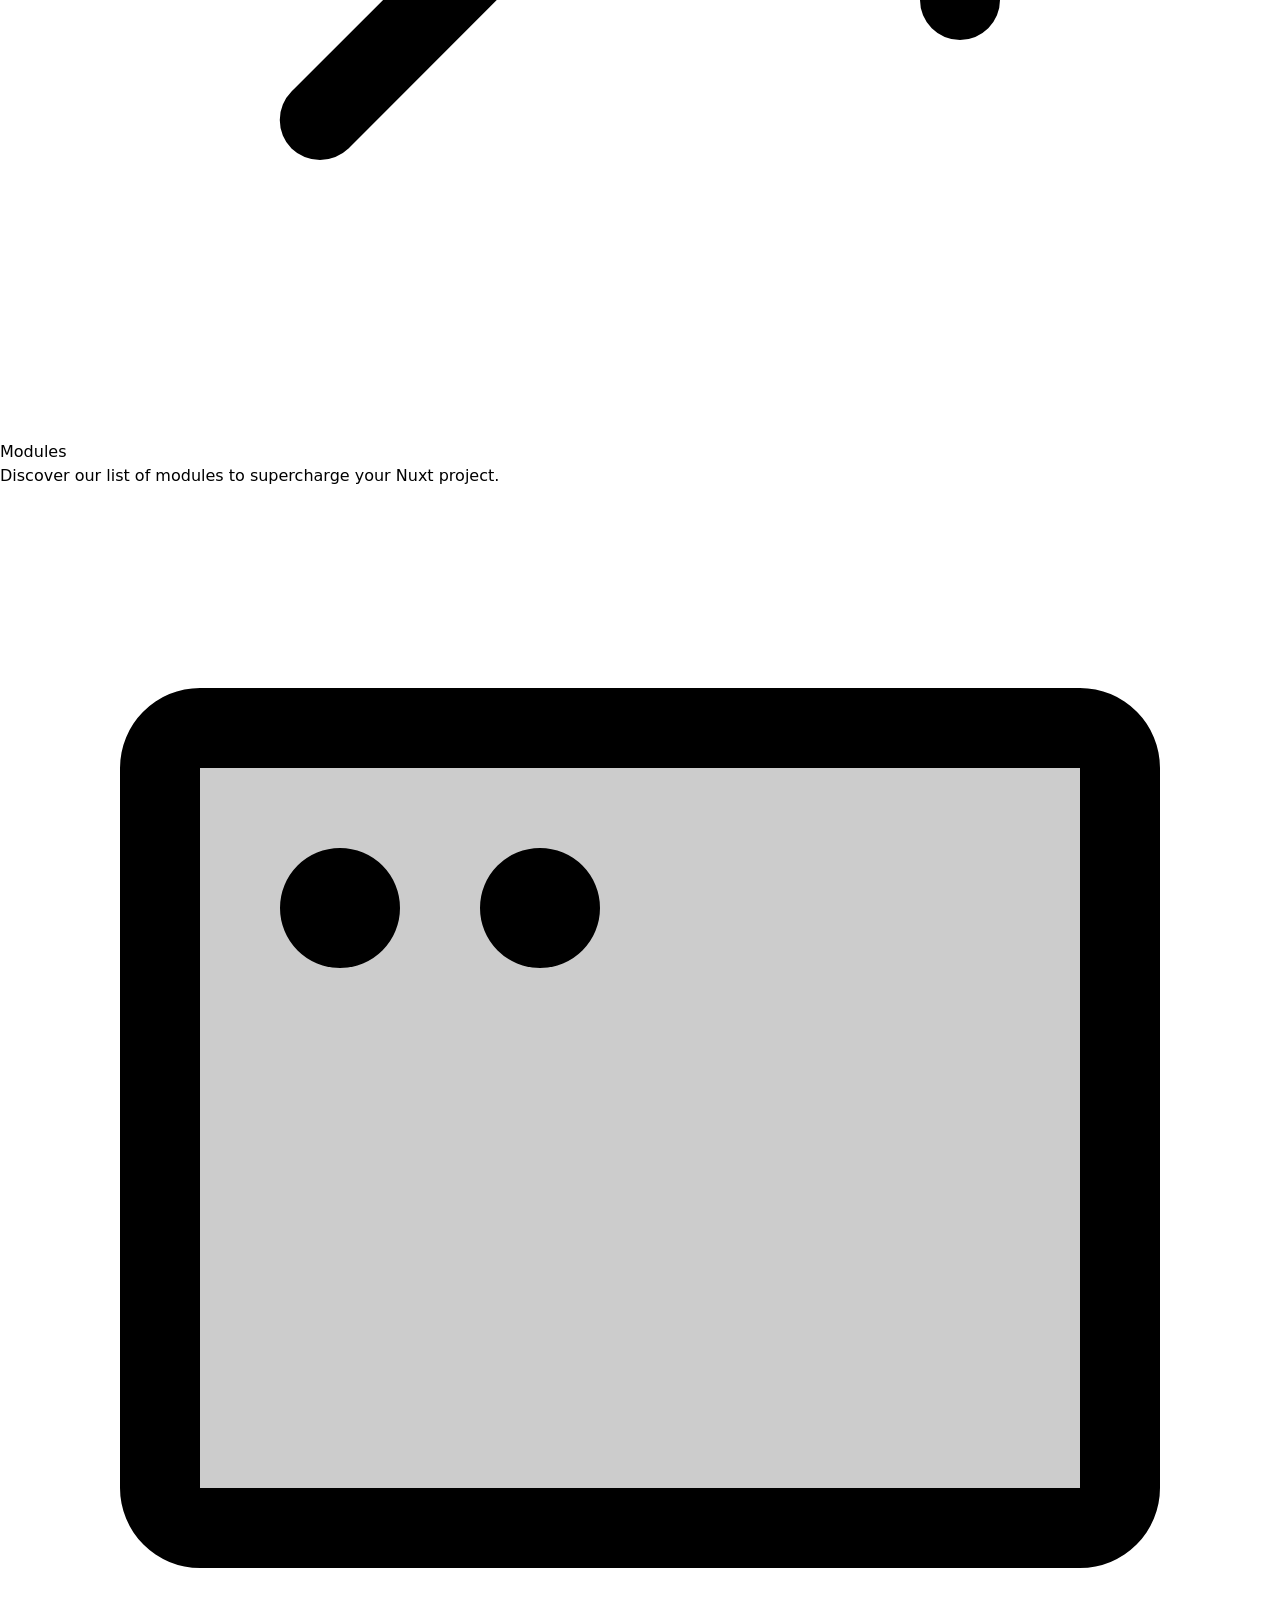
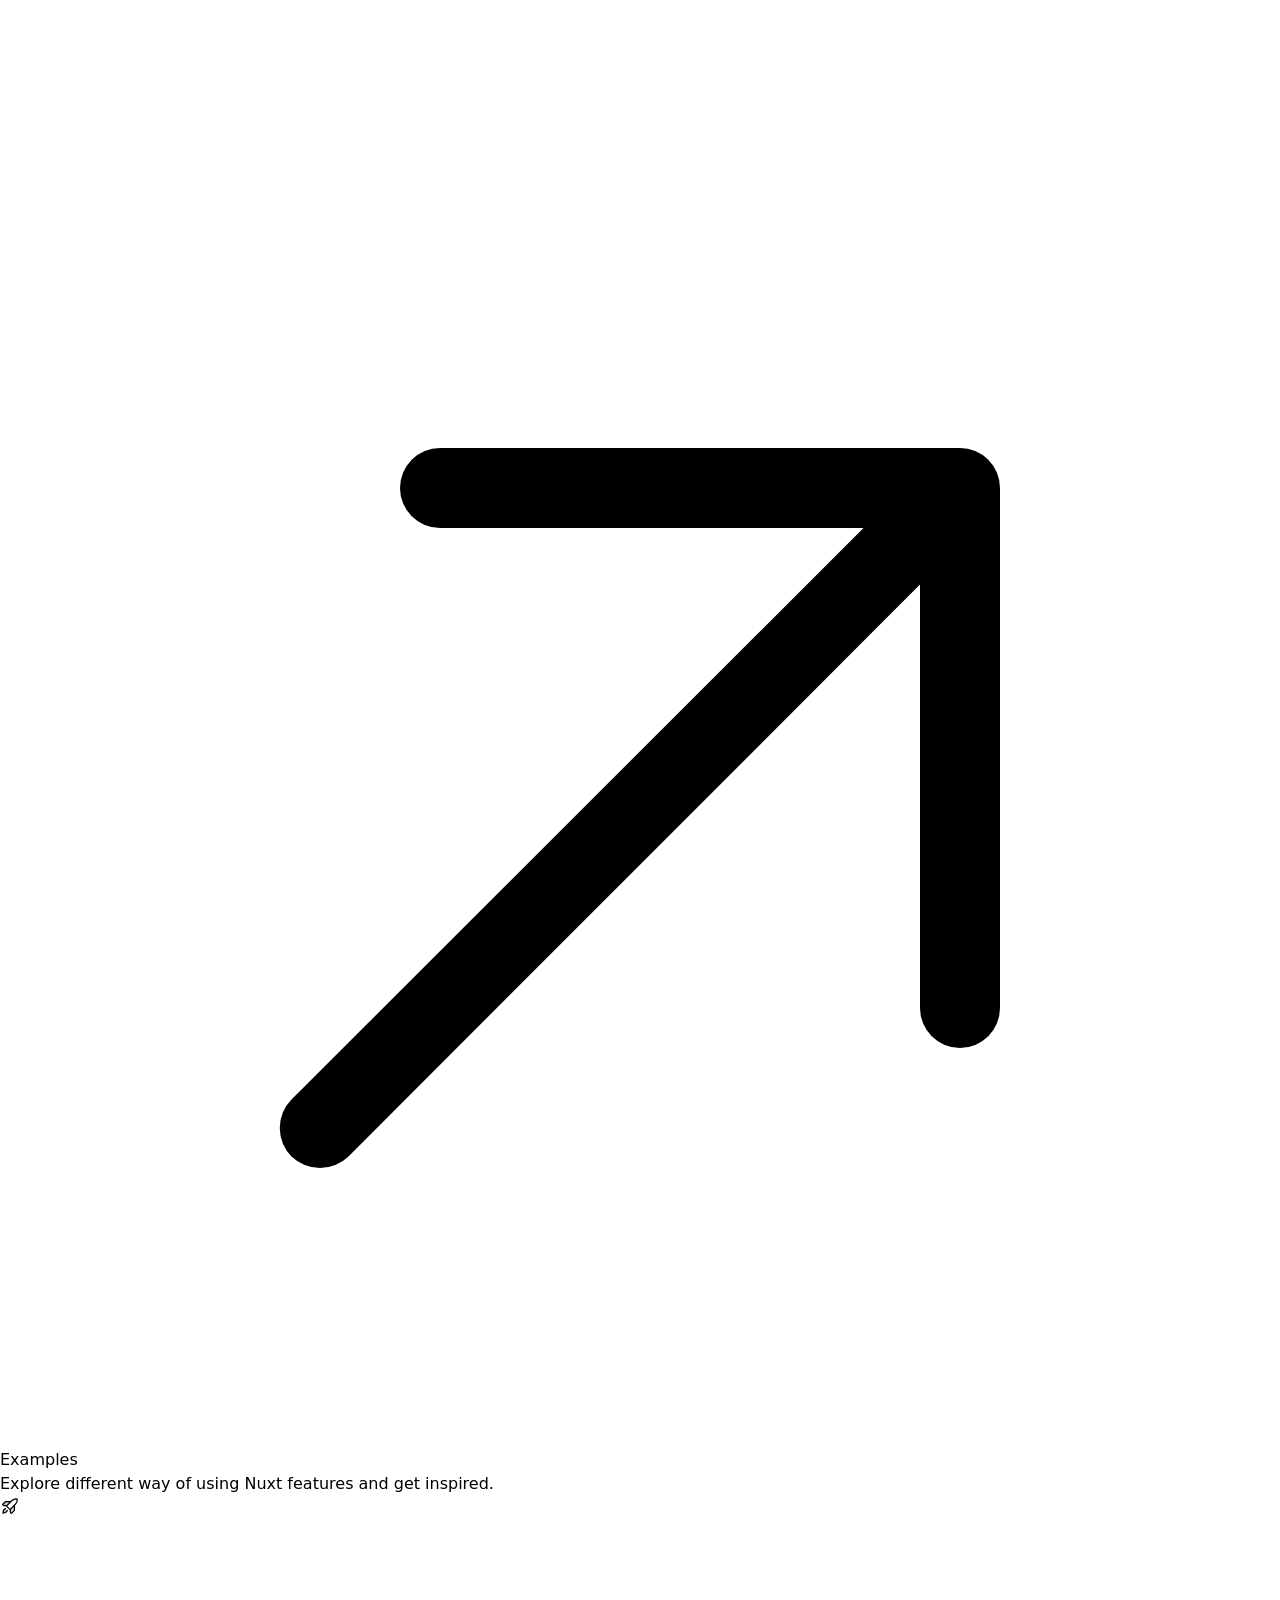
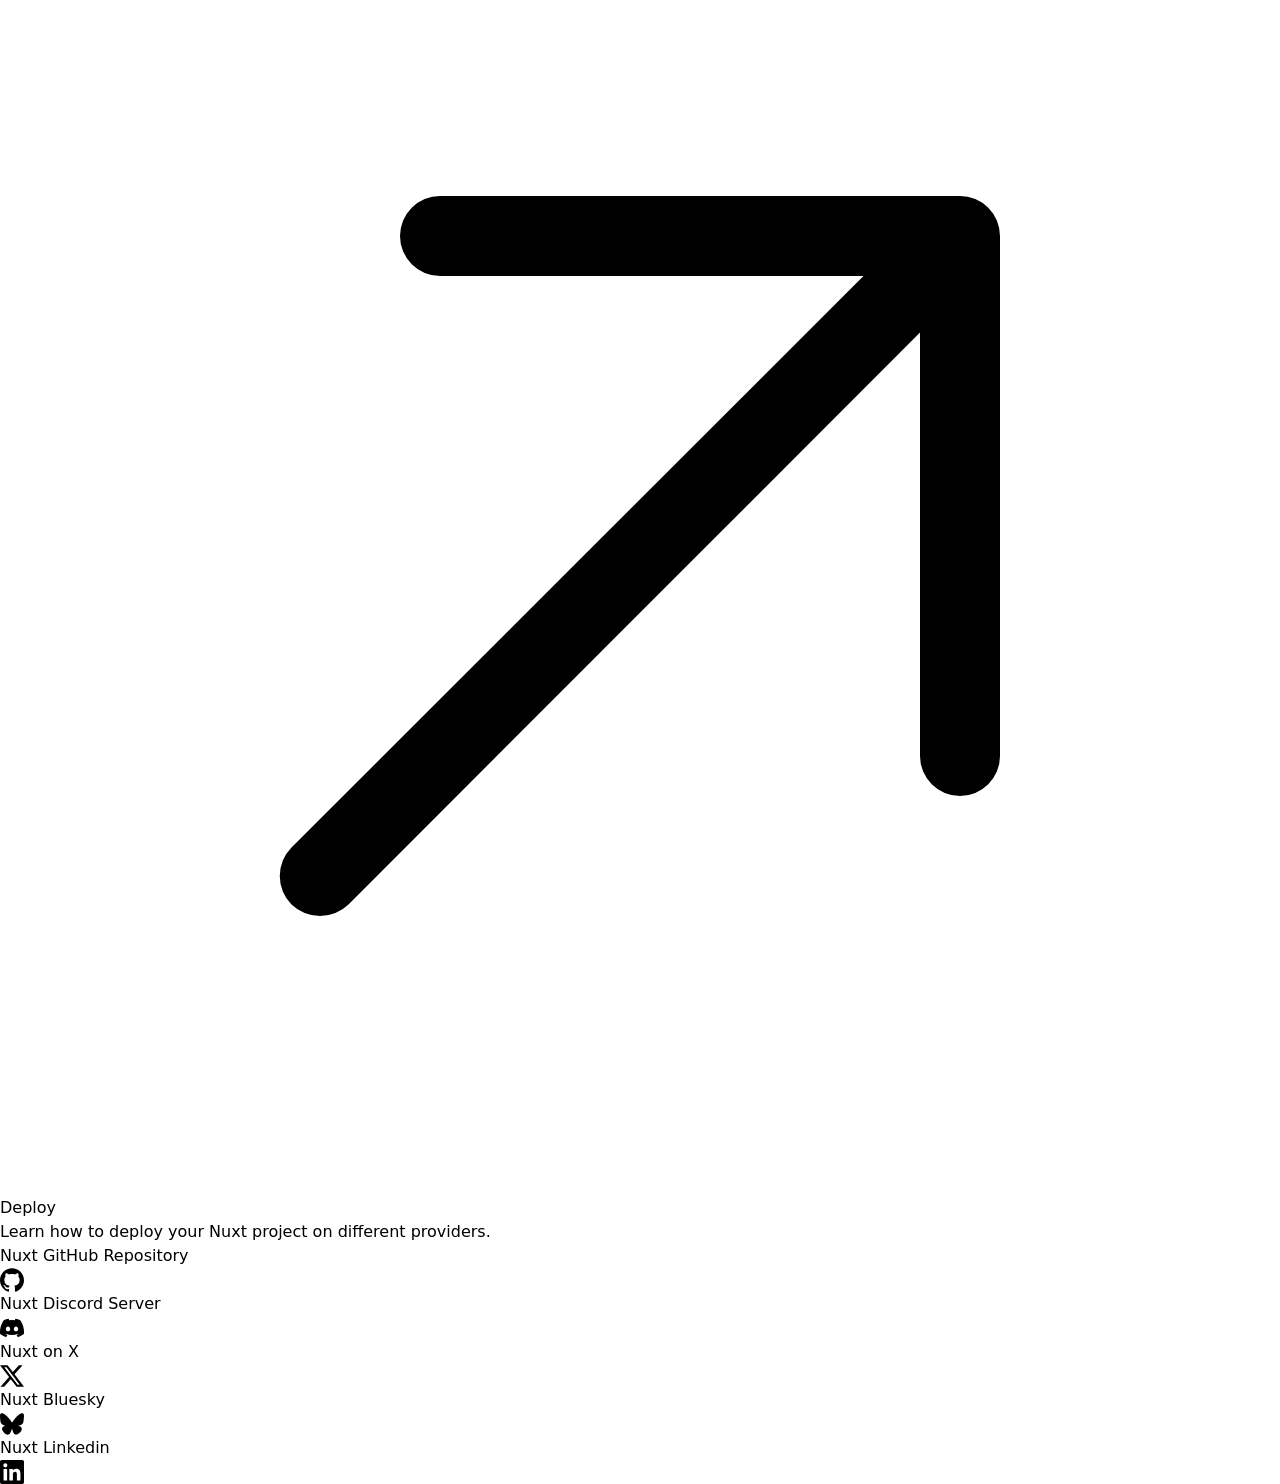
<file: 200.html>
<!DOCTYPE html><html><head><meta charset="utf-8"><meta name="viewport" content="width=device-width, initial-scale=1"><link rel="modulepreload" as="script" crossorigin href="/_nuxt/DqO3mvhO.js"><script type="module" src="/_nuxt/DqO3mvhO.js" crossorigin></script></head><body><div id="__nuxt"></div><div id="teleports"></div><script>window.__NUXT__={};window.__NUXT__.config={public:{},app:{baseURL:"/",buildId:"a9a8e8b8-7c8d-4bdf-bbf1-f741e900d360",buildAssetsDir:"/_nuxt/",cdnURL:""}}</script><script type="application/json" data-nuxt-data="nuxt-app" data-ssr="false" id="__NUXT_DATA__">[{"prerenderedAt":1,"serverRendered":2},1779046889666,false]</script></body></html>
</file>
